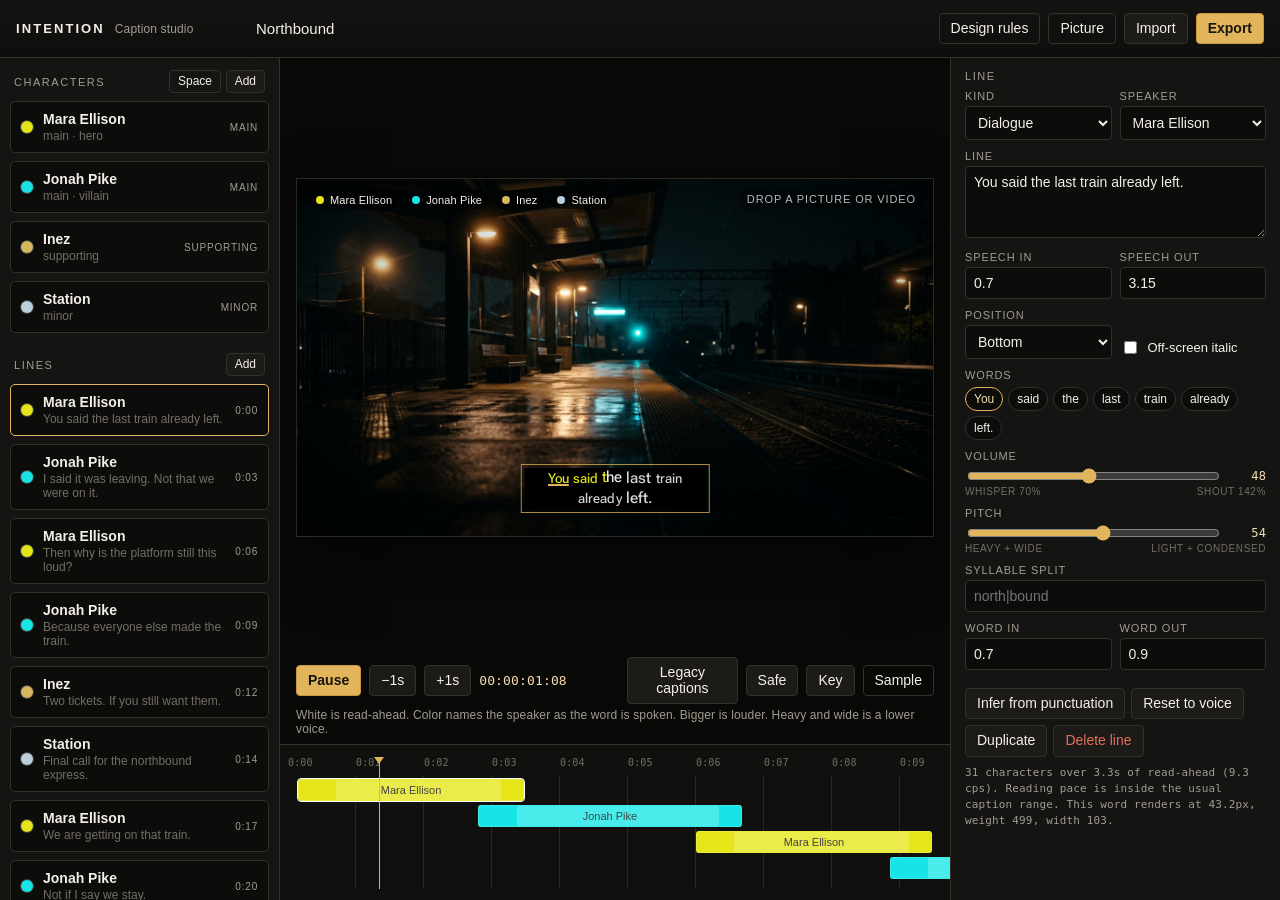
<file: index.html>
<!DOCTYPE html>
<html lang="en">
<head>
  <meta charset="UTF-8">
  <title>Intention Captions</title>
  <script>location.replace("studio/");</script>
</head>
<body>
  <p><a href="studio/">Open the caption studio</a></p>
</body>
</html>
</file>
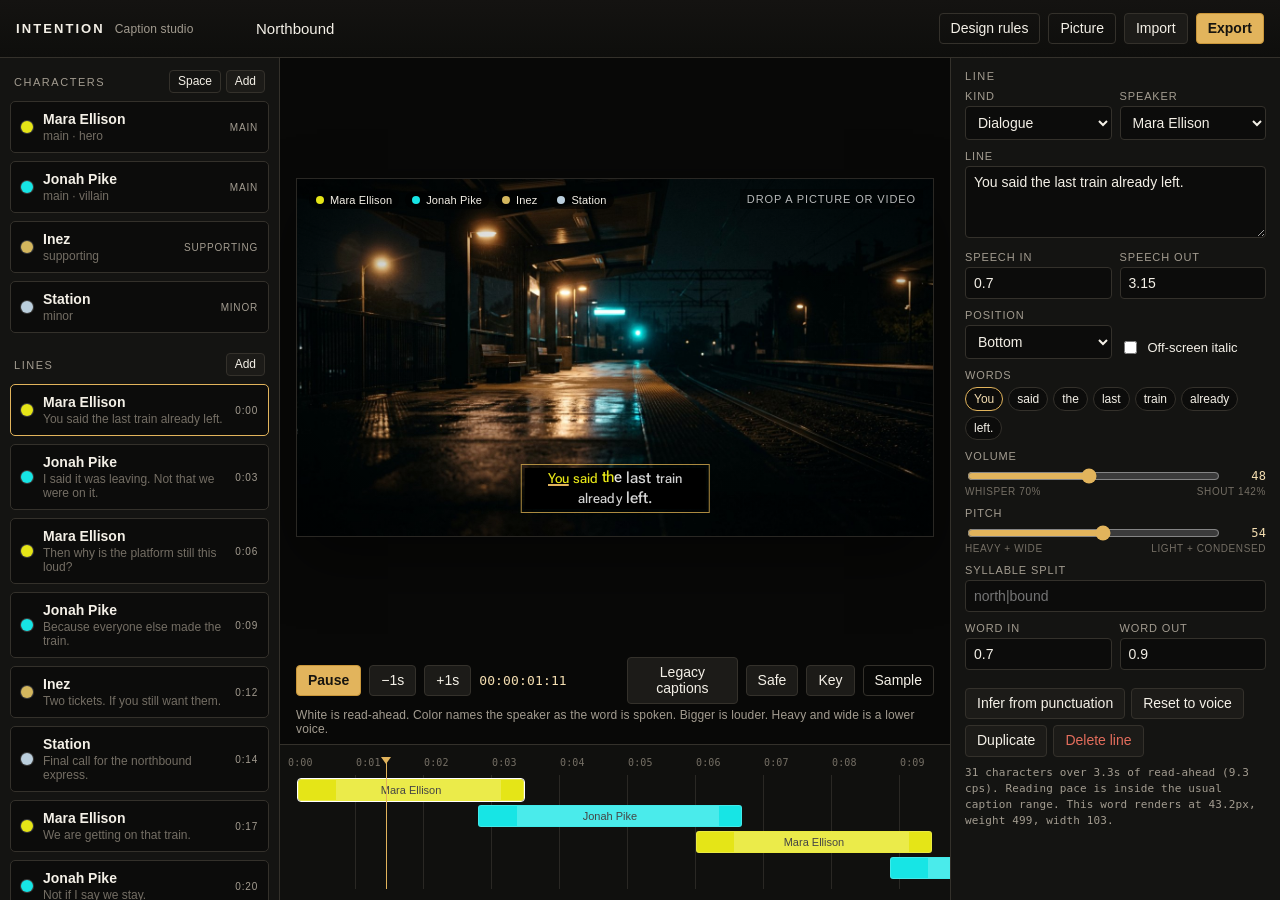
<file: studio/index.html>
<!DOCTYPE html>
<html lang="en">
<head>
  <meta charset="UTF-8">
  <meta name="viewport" content="width=device-width, initial-scale=1">
  <title>Intention Captions</title>
  <link rel="stylesheet" href="css/studio.css">
  <link rel="stylesheet" href="https://fonts.googleapis.com/css2?family=Roboto+Flex:opsz,slnt,wdth,wght@8..144,-10..0,25..151,100..1000&display=swap">
  <style>
    @font-face {
      font-family: "Roboto Flex";
      src: url("../fonts/RobotoFlex.ttf") format("truetype");
      font-weight: 100 1000;
      font-stretch: 25% 151%;
      font-style: oblique 0deg 10deg;
      font-display: swap;
    }
  </style>
</head>
<body>
  <header class="topbar">
    <div class="brand">
      <b>INTENTION</b>
      <span>Caption studio</span>
    </div>
    <input id="title" class="project-name" aria-label="Project title" spellcheck="false">
    <div class="top-actions">
      <button type="button" id="btn-rules" class="btn-ghost">Design rules</button>
      <button type="button" id="btn-settings" class="btn-ghost">Picture</button>
      <div class="menu" id="import-menu">
        <button type="button" class="btn" id="import-toggle">Import</button>
        <div class="menu-pop" role="menu">
          <button type="button" id="import-json">Project JSON<small>Editorial file from this studio</small></button>
          <button type="button" id="import-srt">SRT or VTT<small>Timing only — assign speakers after</small></button>
          <button type="button" id="import-csv">CSV word sheet<small>Round-trip with a spreadsheet</small></button>
          <button type="button" id="import-media">Picture or video<small>Local preview only, not uploaded</small></button>
        </div>
      </div>
      <div class="menu" id="export-menu">
        <button type="button" class="btn-brass" id="export-toggle">Export</button>
        <div class="menu-pop" role="menu">
          <button type="button" id="export-jsx">After Effects project<small>Builds the comps and saves an .aep. No official file needed.</small></button>
          <button type="button" id="export-json">Project JSON<small>Re-open here, or import from the AE panel</small></button>
          <button type="button" id="export-srt">Reference SRT<small>Plain text. Intention data is not in SRT.</small></button>
          <button type="button" id="export-csv">Word CSV<small>One row per word</small></button>
        </div>
      </div>
    </div>
  </header>
  <div id="font-banner" class="banner hidden"></div>
  <main class="workspace">
    <aside class="col left">
      <div class="pane-h">Characters <span><button type="button" id="space-colors" class="btn-ghost">Space</button> <button type="button" id="add-char" class="btn">Add</button></span></div>
      <div id="char-list"></div>
      <div class="pane-h">Lines <button type="button" id="add-cue" class="btn">Add</button></div>
      <div id="cue-list"></div>
    </aside>
    <section class="col center">
      <div class="stage-wrap">
        <div class="stage show-legend" id="stage">
          <img class="plate" id="plate" alt="" src="assets/platform.jpg">
          <video id="video" class="hidden" playsinline></video>
          <div class="vignette" aria-hidden="true"></div>
          <div class="safe-guide" aria-hidden="true"></div>
          <div class="legend" id="legend"></div>
          <div class="caption-root" id="captions" aria-hidden="true"></div>
          <div class="legacy-root hidden" id="legacy" aria-hidden="true"></div>
          <div class="drop-hint" id="drop-hint">Drop a picture or video</div>
        </div>
      </div>
      <div class="transport">
        <button type="button" id="play" class="btn-brass">Play</button>
        <button type="button" id="back" class="btn" title="Back one second">−1s</button>
        <button type="button" id="fwd" class="btn" title="Forward one second">+1s</button>
        <span class="time" id="timecode">00:00:00:00</span>
        <span class="spacer"></span>
        <button type="button" id="toggle-legacy" class="btn" aria-pressed="false">Legacy captions</button>
        <button type="button" id="toggle-safe" class="btn" aria-pressed="false">Safe</button>
        <button type="button" id="toggle-legend" class="btn" aria-pressed="true">Key</button>
        <button type="button" id="load-sample" class="btn-ghost">Sample</button>
      </div>
      <div class="note" id="note">White is read-ahead. Color names the speaker as the word is spoken. Bigger is louder. Heavy and wide is a lower voice.</div>
      <div class="timeline-wrap" id="tl-wrap">
        <div class="timeline" id="timeline"></div>
      </div>
    </section>
    <aside class="col right">
      <div class="pane-h" id="inspector-title">Inspector</div>
      <div class="inspector" id="inspector"></div>
    </aside>
  </main>

  <input type="file" id="file-json" accept=".json,application/json" hidden>
  <input type="file" id="file-srt" accept=".srt,.vtt,text/plain" hidden>
  <input type="file" id="file-csv" accept=".csv,text/csv" hidden>
  <input type="file" id="file-media" accept="video/*,image/*" hidden>

  <dialog id="rules">
    <header>
      <h2>Design rules</h2>
      <button type="button" class="btn-ghost" data-close>Close</button>
    </header>
    <div class="body">
      <p>These are the published Caption with Intention rules, built into this studio and into an After Effects project you can save yourself. You do not need to request their project file. This is an independent implementation, not their template.</p>
      <h3>Attribution</h3>
      <p>Each speaker has a color. Six main colors are fixed: Yellow <code>#E5E517</code>, Blue <code>#17E5E5</code>, Red <code>#E51717</code>, Orange <code>#E57E17</code>, Green <code>#17E517</code>, Purple <code>#E517E5</code>. Space mains as far apart as the cast allows. A hero and a villain sit opposite each other. Supporting roles take the twelve hues between those mains. Minor and off-screen voices take pastels closer to white, and off-screen speech is italic.</p>
      <h3>Synchronization</h3>
      <p>The full line appears first in white at 90% opacity, so viewers can read ahead. As each word is spoken it shifts to the speaker color — through the word, not only at the end. The word also grows 15% and lifts, then returns. That pop is the timing mark. A word can be split into syllables when the performance breaks it that way (<code>north|bound</code>).</p>
      <h3>Intonation</h3>
      <p>Volume changes size, inside a fixed range: whisper 70% of baseline, conversation 100%, shout 142%. Pitch changes the Roboto Flex face: a low voice is heavier and wider, a high voice is lighter and more condensed. Sound effects are italic in brackets. Music descriptions are italic with a note mark. Sung lines keep the singer’s color and a note mark.</p>
      <h3>After Effects</h3>
      <p>Export → After Effects project, then in After Effects choose File → Scripts → Run Script File. The script installs the included Roboto Flex, builds a transparent caption comp and a black preview comp, and saves an .aep. Allow scripts to write files under Preferences → Scripting &amp; Expressions. After Effects 26 sets the variable-font axes directly; older versions use size, horizontal scale, and faux italic. If the font was just installed, quit After Effects and run the script once more.</p>
    </div>
  </dialog>

  <dialog id="settings">
    <header>
      <h2>Picture setup</h2>
      <button type="button" class="btn-ghost" data-close>Close</button>
    </header>
    <div class="body">
      <div class="field">
        <label for="set-preset">Frame</label>
        <select id="set-preset"></select>
      </div>
      <div class="row3">
        <div class="field"><label for="set-w">Width</label><input id="set-w" type="number" min="320" max="8192"></div>
        <div class="field"><label for="set-h">Height</label><input id="set-h" type="number" min="320" max="8192"></div>
        <div class="field"><label for="set-fps">fps</label>
          <select id="set-fps">
            <option>23.976</option>
            <option>24</option>
            <option>25</option>
            <option>29.97</option>
            <option>30</option>
          </select>
        </div>
      </div>
      <div class="row2">
        <div class="field"><label for="set-base">Baseline, % of frame height</label><input id="set-base" type="number" min="2" max="8" step="0.05"></div>
        <div class="field"><label for="set-box">Caption box opacity</label><input id="set-box" type="number" min="0.4" max="1" step="0.05"></div>
      </div>
      <div class="row2">
        <div class="field"><label for="set-lead">Read-ahead lead (seconds)</label><input id="set-lead" type="number" min="0" max="3" step="0.05"></div>
        <div class="field"><label for="set-hold">Hold after speech</label><input id="set-hold" type="number" min="0" max="3" step="0.05"></div>
      </div>
      <div class="row2">
        <div class="field"><label for="set-sync">Color sync</label>
          <select id="set-sync">
            <option value="within-word">Through the word</option>
            <option value="word-snap">Whole word at onset</option>
          </select>
        </div>
        <div class="field"><label class="check" for="set-pop"><input id="set-pop" type="checkbox"> 15% pop on the spoken word</label></div>
      </div>
      <div class="row2">
        <div class="field"><label for="set-sound">Sound color</label><input id="set-sound" type="color"></div>
        <div class="field"><label for="set-music">Music color</label><input id="set-music" type="color"></div>
      </div>
      <div class="field"><label for="set-font">After Effects font PostScript name</label><input id="set-font" type="text" spellcheck="false"></div>
      <p>Baseline type size scales with the frame, the way the system sizes type per aspect ratio. Shouts grow from that baseline; they do not replace it.</p>
    </div>
  </dialog>

  <script type="module" src="js/app.js"></script>
</body>
</html>
</file>
<file: studio/css/studio.css>
:root {
  --bg: #0c0c0b;
  --bg-2: #141412;
  --bg-3: #1c1b18;
  --bg-4: #24221e;
  --line: #34312b;
  --text: #f4f0e7;
  --muted: #a39c90;
  --faint: #746e64;
  --brass: #e2b45c;
  --brass-2: #f3ddb0;
  --ink: #16140f;
  --danger: #e36d5c;
  --ok: #8fbf9a;
  --shadow: 0 24px 60px rgba(0, 0, 0, 0.45);
  --sans: "Segoe UI", "Avenir Next", "Helvetica Neue", sans-serif;
  --mono: "IBM Plex Mono", "ui-monospace", "SFMono-Regular", Menlo, Consolas, monospace;
  --caption: "Roboto Flex", Arial, Helvetica, sans-serif;
}

* { box-sizing: border-box; }
html, body { margin: 0; height: 100%; background: var(--bg); color: var(--text); }
body {
  font-family: var(--sans);
  font-size: 14px;
  letter-spacing: 0.01em;
  min-height: 100%;
  display: flex;
  flex-direction: column;
}
button, input, select, textarea { font: inherit; color: inherit; }
button { cursor: pointer; }
button:focus-visible, input:focus-visible, select:focus-visible, textarea:focus-visible {
  outline: 2px solid var(--brass);
  outline-offset: 1px;
}

.topbar {
  height: 58px;
  flex-shrink: 0;
  display: flex;
  align-items: center;
  gap: 18px;
  padding: 0 16px;
  border-bottom: 1px solid var(--line);
  background: linear-gradient(#141311, #0e0e0c);
}
.brand { display: flex; align-items: baseline; gap: 10px; min-width: 220px; }
.brand b {
  font-weight: 650;
  letter-spacing: 0.16em;
  font-size: 13px;
}
.brand span { color: var(--muted); font-size: 12px; }
.top-actions { margin-left: auto; display: flex; gap: 8px; align-items: center; flex-wrap: wrap; justify-content: flex-end; }
.project-name {
  background: transparent;
  border: 0;
  border-bottom: 1px solid transparent;
  padding: 4px 2px;
  min-width: 180px;
  font-size: 15px;
}
.project-name:hover, .project-name:focus { border-bottom-color: var(--line); outline: none; }

.btn, .btn-ghost, .btn-brass {
  border: 1px solid var(--line);
  background: var(--bg-3);
  color: var(--text);
  border-radius: 4px;
  padding: 7px 11px;
  line-height: 1.1;
}
.btn:hover, .btn-ghost:hover { border-color: #5c564c; background: var(--bg-4); }
.btn-brass {
  background: var(--brass);
  color: var(--ink);
  border-color: #c9963a;
  font-weight: 650;
}
.btn-brass:hover { background: var(--brass-2); }
.btn-ghost { background: transparent; }
.btn.danger { color: var(--danger); }
.menu { position: relative; }
.menu-pop {
  display: none;
  position: absolute;
  right: 0;
  top: calc(100% + 6px);
  background: var(--bg-2);
  border: 1px solid var(--line);
  min-width: 230px;
  z-index: 20;
  box-shadow: var(--shadow);
  padding: 6px;
}
.menu.open .menu-pop { display: block; }
.menu-pop button {
  display: block;
  width: 100%;
  text-align: left;
  background: transparent;
  border: 0;
  padding: 8px 10px;
  border-radius: 3px;
}
.menu-pop button:hover { background: var(--bg-4); }
.menu-pop small { display: block; color: var(--faint); font-size: 11px; margin-top: 2px; }

.workspace {
  display: grid;
  grid-template-columns: 280px minmax(0, 1fr) 330px;
  flex: 1;
  min-height: 0;
}
.col {
  min-height: 0;
  overflow: auto;
}
.left, .right {
  background: var(--bg-2);
  border-right: 1px solid var(--line);
}
.right { border-right: 0; border-left: 1px solid var(--line); }
.center { display: flex; flex-direction: column; background: #080807; }

.pane-h {
  display: flex;
  align-items: center;
  justify-content: space-between;
  gap: 8px;
  padding: 12px 14px 8px;
  color: var(--muted);
  font-size: 11px;
  letter-spacing: 0.14em;
  text-transform: uppercase;
}
.pane-h button { letter-spacing: 0; text-transform: none; font-size: 12px; padding: 4px 8px; }

.char-card, .cue-row {
  margin: 0 10px 8px;
  padding: 9px 10px;
  border: 1px solid var(--line);
  background: var(--bg);
  border-radius: 5px;
  display: grid;
  grid-template-columns: 14px 1fr auto;
  gap: 8px;
  align-items: center;
  width: calc(100% - 20px);
  text-align: left;
}
.char-card.active, .cue-row.active { border-color: var(--brass); }
.dot { width: 12px; height: 12px; border-radius: 50%; box-shadow: 0 0 0 1px rgba(255,255,255,.2); }
.char-card strong, .cue-row strong { display: block; font-weight: 600; }
.char-card em, .cue-row em { display: block; color: var(--faint); font-style: normal; font-size: 12px; margin-top: 2px; }
.role-tag {
  font-size: 10px;
  letter-spacing: 0.08em;
  text-transform: uppercase;
  color: var(--muted);
}

.stage-wrap {
  flex: 1;
  min-height: 0;
  display: flex;
  align-items: center;
  justify-content: center;
  padding: 16px 16px 8px;
}
.stage {
  position: relative;
  width: min(100%, calc((100vh - 320px) * var(--ar, 1.777)));
  max-height: 100%;
  aspect-ratio: var(--ar, 1.777);
  background: #000;
  overflow: hidden;
  box-shadow: var(--shadow);
  border: 1px solid #2a2824;
}
.stage img.plate, .stage video {
  position: absolute;
  inset: 0;
  width: 100%;
  height: 100%;
  object-fit: cover;
}
.stage video { object-fit: contain; background: #000; }
.stage .vignette {
  position: absolute;
  inset: 0;
  pointer-events: none;
  background: radial-gradient(ellipse at center, transparent 40%, rgba(0,0,0,.45) 100%);
}
.safe-guide {
  display: none;
  position: absolute;
  left: 10%;
  top: 8%;
  width: 80%;
  height: 84%;
  border: 1px dashed rgba(226, 180, 92, 0.7);
  pointer-events: none;
}
.stage.show-safe .safe-guide { display: block; }
.caption-root, .legacy-root {
  position: absolute;
  inset: 0;
  pointer-events: none;
}
.legend {
  position: absolute;
  left: 12px;
  top: 12px;
  display: flex;
  flex-wrap: wrap;
  gap: 6px;
  max-width: 70%;
  pointer-events: none;
}
.legend i {
  display: inline-flex;
  align-items: center;
  gap: 6px;
  background: rgba(0,0,0,.55);
  color: #f4f0e7;
  font-style: normal;
  font-size: 11px;
  padding: 3px 7px;
  border-radius: 99px;
}
.legend b { width: 8px; height: 8px; border-radius: 50%; display: inline-block; }

.cap-anchor { position: absolute; text-align: center; width: max-content; max-width: 86%; }
.cap-box {
  display: inline-flex;
  flex-wrap: wrap;
  justify-content: center;
  align-items: baseline;
  gap: 0.28em 0.3em;
  background: #000;
  color: #fff;
  padding: 0.12em 0.42em 0.16em;
  line-height: 1.05;
  font-family: var(--caption);
}
.cap-box.legacy {
  font-family: Arial, Helvetica, sans-serif;
  font-weight: 400;
  letter-spacing: 0;
  font-variation-settings: normal;
  opacity: 1;
}
.word, .syl-group { display: inline-flex; align-items: baseline; white-space: pre; }
.syl-group { gap: 0.02em; }
.word {
  transform-origin: center 80%;
  will-change: transform;
}
.word .unread { color: rgba(255,255,255,0.92); }
.cap-anchor.is-selected .cap-box { outline: 1px solid rgba(201, 162, 74, 0.85); outline-offset: 3px; }
.word.is-current { box-shadow: inset 0 -2px 0 var(--brass); }
.drop-hint {
  position: absolute;
  right: 10px;
  top: 10px;
  color: rgba(255,255,255,.72);
  font-size: 11px;
  letter-spacing: 0.08em;
  text-transform: uppercase;
  background: rgba(0,0,0,.35);
  padding: 4px 7px;
}

.transport {
  display: flex;
  align-items: center;
  gap: 8px;
  padding: 8px 16px 4px;
}
.transport .time {
  font-family: var(--mono);
  font-size: 13px;
  min-width: 132px;
  color: var(--brass-2);
}
.transport .spacer { flex: 1; }
.note {
  padding: 0 16px 8px;
  color: var(--muted);
  font-size: 12px;
  min-height: 18px;
}
.note.warn { color: #e7b4a4; }

.timeline-wrap {
  height: 156px;
  border-top: 1px solid var(--line);
  overflow: auto;
  background: #10100e;
  position: relative;
}
.timeline {
  position: relative;
  height: 132px;
  margin: 12px 12px 12px 8px;
}
.tl-grid {
  position: absolute;
  inset: 18px 0 0;
  background-image: repeating-linear-gradient(90deg, transparent, transparent 67px, #2a2824 67px, #2a2824 68px);
  pointer-events: none;
}
.tick {
  position: absolute;
  top: 0;
  font-family: var(--mono);
  font-size: 10px;
  color: var(--faint);
}
.playhead {
  position: absolute;
  top: 0;
  bottom: 0;
  width: 1px;
  background: var(--brass);
  z-index: 3;
  pointer-events: none;
}
.playhead::before {
  content: "";
  position: absolute;
  top: 0;
  left: -5px;
  border-left: 5px solid transparent;
  border-right: 5px solid transparent;
  border-top: 7px solid var(--brass);
}
.cue-bar {
  position: absolute;
  height: 22px;
  border-radius: 3px;
  border: 1px solid rgba(255,255,255,.18);
  color: #111;
  font-size: 11px;
  padding: 2px 6px;
  overflow: hidden;
  white-space: nowrap;
  text-overflow: ellipsis;
  cursor: grab;
  z-index: 1;
}
.cue-bar.active { outline: 1px solid #fff; z-index: 2; }
.cue-bar .speech {
  position: absolute;
  top: 0; bottom: 0;
  background: rgba(255,255,255,.22);
  pointer-events: none;
}

.inspector { padding: 0 14px 24px; }
.field { margin-bottom: 10px; }
.field label, .label {
  display: block;
  color: var(--muted);
  font-size: 11px;
  letter-spacing: 0.08em;
  text-transform: uppercase;
  margin-bottom: 4px;
}
.field input[type="text"], .field input[type="number"], .field select, .field textarea {
  width: 100%;
  background: var(--bg);
  border: 1px solid var(--line);
  border-radius: 4px;
  padding: 7px 8px;
}
.field textarea { min-height: 72px; resize: vertical; }
.row2 { display: grid; grid-template-columns: 1fr 1fr; gap: 8px; }
.row3 { display: grid; grid-template-columns: 1fr 1fr 1fr; gap: 8px; }
.check { display: flex; align-items: center; gap: 8px; color: var(--text); text-transform: none; letter-spacing: 0; font-size: 13px; }
.slider-line { display: flex; align-items: center; gap: 8px; }
.slider-line input[type="range"] { flex: 1; accent-color: var(--brass); }
.slider-line output { font-family: var(--mono); font-size: 12px; min-width: 36px; text-align: right; color: var(--brass-2); }
.ends { display: flex; justify-content: space-between; color: var(--faint); font-size: 10px; letter-spacing: 0.06em; text-transform: uppercase; }

.chips { display: flex; flex-wrap: wrap; gap: 5px; margin: 6px 0 10px; }
.chips button {
  border: 1px solid var(--line);
  background: var(--bg);
  border-radius: 99px;
  padding: 4px 8px;
  font-size: 12px;
}
.chips button.on { border-color: var(--brass); color: var(--brass-2); }

.wheel-wrap { display: grid; grid-template-columns: 150px 1fr; gap: 10px; align-items: center; }
.wheel { width: 150px; height: 150px; }
.wheel .swatch { cursor: pointer; }
.wheel .swatch:hover { filter: brightness(1.15); }
.swatch-list { display: flex; flex-wrap: wrap; gap: 5px; }
.swatch-list button {
  width: 18px; height: 18px; border-radius: 50%;
  border: 1px solid rgba(255,255,255,.3);
  padding: 0;
}
.swatch-list button.on { outline: 2px solid var(--brass); outline-offset: 1px; }

.stat {
  font-family: var(--mono);
  font-size: 11px;
  color: var(--muted);
  line-height: 1.45;
  margin: 8px 0;
}
.stat.warn { color: #e7b4a4; }
.inline-actions { display: flex; flex-wrap: wrap; gap: 6px; margin: 8px 0; }

dialog {
  border: 1px solid var(--line);
  background: var(--bg-2);
  color: var(--text);
  border-radius: 8px;
  width: min(640px, calc(100vw - 32px));
  padding: 0;
  box-shadow: var(--shadow);
}
dialog::backdrop { background: rgba(0,0,0,.62); }
dialog header, dialog footer {
  display: flex;
  align-items: center;
  justify-content: space-between;
  padding: 14px 16px;
  border-bottom: 1px solid var(--line);
}
dialog footer { border-bottom: 0; border-top: 1px solid var(--line); }
dialog .body { padding: 14px 16px 6px; max-height: 68vh; overflow: auto; }
dialog h2 { font-size: 16px; margin: 0; font-weight: 600; }
dialog h3 { font-size: 13px; letter-spacing: 0.08em; text-transform: uppercase; color: var(--brass-2); margin: 16px 0 6px; }
dialog p, dialog li { color: var(--muted); line-height: 1.5; }
dialog code { font-family: var(--mono); font-size: 12px; color: var(--brass-2); }

.empty {
  margin: 8px 14px 16px;
  color: var(--faint);
  font-size: 13px;
  line-height: 1.45;
}
.banner {
  margin: 0 16px 8px;
  padding: 8px 10px;
  border: 1px solid #6a4a32;
  background: #241910;
  color: #f0d7b4;
  font-size: 12px;
  border-radius: 4px;
}
.hidden { display: none !important; }

@media (max-width: 1120px) {
  .workspace {
    grid-template-columns: 1fr;
    height: auto;
  }
  .left, .right { border: 0; border-top: 1px solid var(--line); }
  .stage { width: min(100%, 920px); }
  .center { min-height: 70vh; }
}
</file>
